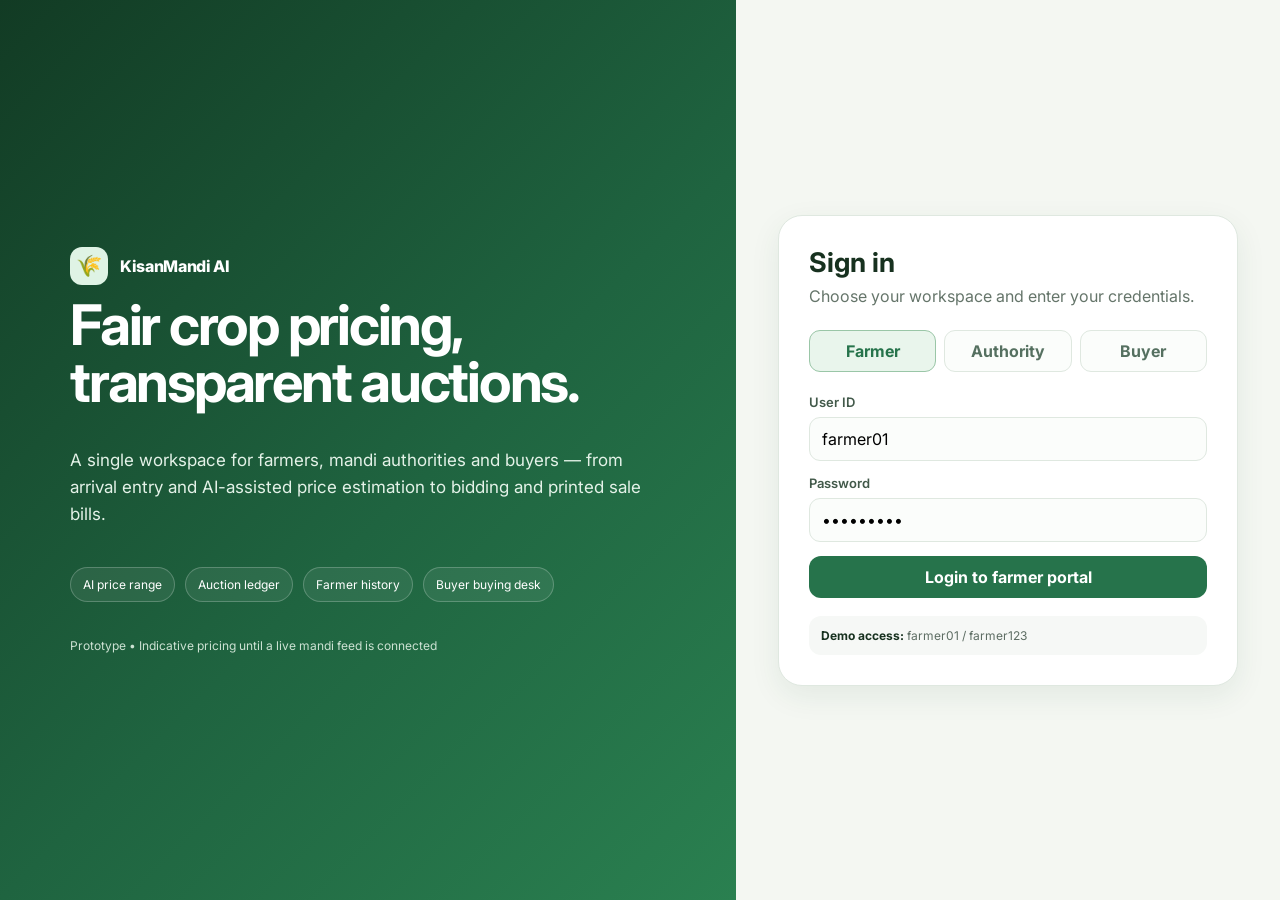
<file: index.html>
<!doctype html>
<html lang="en">
<head>
  <meta charset="UTF-8" />
  <meta name="viewport" content="width=device-width, initial-scale=1.0" />
  <title>KisanMandi AI — Crop Price & Auction</title>
  <link rel="preconnect" href="https://fonts.googleapis.com">
  <link rel="preconnect" href="https://fonts.gstatic.com" crossorigin>
  <link href="https://fonts.googleapis.com/css2?family=Inter:wght@400;500;600;700;800&display=swap" rel="stylesheet">
  <link rel="stylesheet" href="style.css" />
</head>
<body>
  <div id="app"></div>
  <script src="app.js"></script>
</body>
</html>
</file>
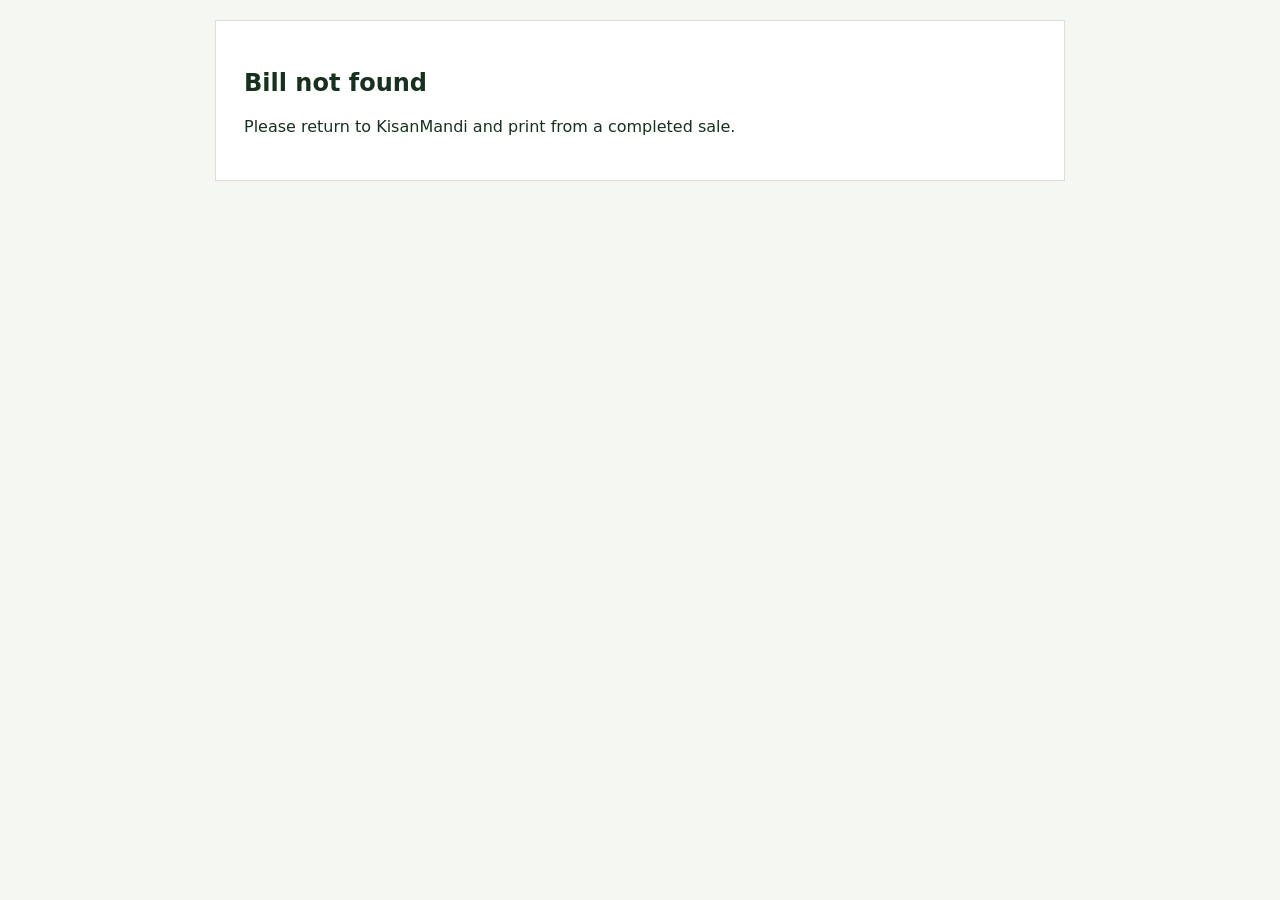
<file: bill.html>
<!doctype html><html lang="en"><head><meta charset="UTF-8"><meta name="viewport" content="width=device-width,initial-scale=1"><title>KisanMandi Sale Bill</title><link rel="stylesheet" href="style.css"></head><body><div id="bill"></div><script>
const records=JSON.parse(localStorage.getItem('kisan_records')||'[]');
const id=new URLSearchParams(location.search).get('id'); const r=records.find(x=>x.id===id);
const m=n=>'₹'+Number(n||0).toLocaleString('en-IN',{maximumFractionDigits:0});
if(!r){document.getElementById('bill').innerHTML='<div class="print-bill"><h2>Bill not found</h2><p>Please return to KisanMandi and print from a completed sale.</p></div>'}else{
const total=(r.finalPrice||0)*r.quantity;
document.getElementById('bill').innerHTML=`<div class="print-bill"><div class="bill-head"><div><div class="bill-title">KisanMandi AI</div><div style="margin-top:6px">Agricultural Sale & Auction Bill</div></div><div class="bill-meta">Bill No: ${r.id}<br>Generated: ${new Date().toLocaleString('en-IN')}<br>Status: ${r.finalPrice?'COMPLETED':'OPEN'}</div></div><div style="margin-top:22px;display:grid;grid-template-columns:1fr 1fr;gap:18px"><div><b>Farmer</b><br>${r.farmerName}<br>Farmer ID: ${r.farmerId}</div><div><b>Arrival</b><br>${new Date(r.arrival).toLocaleString('en-IN')}<br>Crop: ${r.crop}</div></div><table class="table bill-table"><thead><tr><th>Description</th><th>Qty</th><th>Quality</th><th>AI Range</th><th>Final / q</th><th>Amount</th></tr></thead><tbody><tr><td>${r.crop}</td><td>${r.quantity} q</td><td>Grade ${r.grade}<br>${r.humidity}% humidity</td><td>${m(r.prediction.low)}–${m(r.prediction.high)}</td><td>${r.finalPrice?m(r.finalPrice):'—'}</td><td>${r.finalPrice?m(total):'—'}</td></tr></tbody></table><div class="bill-total"><div class="box"><div style="display:flex;justify-content:space-between;padding:8px 0"><span>Initial bid</span><b>${m(r.initialBid)}</b></div><div style="display:flex;justify-content:space-between;padding:10px 0;border-top:1px solid #ddd;font-size:18px"><span>Total sale value</span><b>${m(total)}</b></div></div></div><div class="sign"><div>Farmer signature / acknowledgement</div><div>Authority / mandi representative</div></div><div class="footer">Indicative AI estimate is an advisory signal, not a guaranteed market quote. Verify final price against the authenticated auction/market record.</div><div class="no-print" style="margin-top:28px;display:flex;gap:10px"><button class="btn btn-primary" onclick="window.print()">Print Bill</button><button class="btn btn-secondary" onclick="window.close()">Close</button></div></div>`;
}
</script></body></html>
</file>
<file: style.css>
:root{
  --bg:#f4f7f2; --card:#fff; --ink:#17311f; --muted:#65756a; --line:#dfe8e0;
  --primary:#26734b; --primary-dark:#195b39; --soft:#e9f5ec; --gold:#c78b1a; --danger:#b64b42;
  --shadow:0 10px 30px rgba(25,74,45,.08); --radius:18px;
}
*{box-sizing:border-box} body{margin:0;font-family:Inter,system-ui,-apple-system,Segoe UI,sans-serif;background:var(--bg);color:var(--ink)}
button,input,select{font:inherit} button{cursor:pointer}.hidden{display:none!important}
.topbar{height:72px;background:#103b25;color:#fff;display:flex;align-items:center;justify-content:space-between;padding:0 28px;position:sticky;top:0;z-index:20}
.brand{display:flex;gap:12px;align-items:center;font-weight:800;letter-spacing:-.02em}.logo{width:38px;height:38px;border-radius:12px;background:#dff3e5;color:#165a35;display:grid;place-items:center;font-size:21px}
.userbar{display:flex;align-items:center;gap:14px;font-size:13px}.rolepill{padding:7px 10px;border:1px solid rgba(255,255,255,.2);border-radius:999px;background:rgba(255,255,255,.08)}
.ghost{border:1px solid rgba(255,255,255,.35);background:transparent;color:#fff;padding:8px 12px;border-radius:10px}
.shell{display:grid;grid-template-columns:250px 1fr;min-height:calc(100vh - 72px)}.sidebar{background:#fff;border-right:1px solid var(--line);padding:22px 14px}.navbtn{width:100%;text-align:left;background:transparent;border:0;padding:12px 13px;border-radius:12px;color:#486053;margin-bottom:6px}.navbtn.active,.navbtn:hover{background:var(--soft);color:var(--primary);font-weight:700}
.content{padding:28px;max-width:1450px;width:100%;margin:auto}.page-title{display:flex;justify-content:space-between;align-items:flex-start;gap:20px;margin-bottom:24px}.page-title h1{margin:0 0 6px;font-size:30px;letter-spacing:-.03em}.page-title p{margin:0;color:var(--muted)}
.grid{display:grid;gap:18px}.grid-2{grid-template-columns:repeat(2,minmax(0,1fr))}.grid-3{grid-template-columns:repeat(3,minmax(0,1fr))}.grid-4{grid-template-columns:repeat(4,minmax(0,1fr))}.card{background:var(--card);border:1px solid var(--line);border-radius:var(--radius);box-shadow:var(--shadow);padding:20px}.stat{padding:18px}.stat .label{color:var(--muted);font-size:13px}.stat .value{font-size:29px;font-weight:800;margin-top:9px}.stat .delta{font-size:12px;margin-top:7px;color:var(--primary)}
.btn{border:0;border-radius:12px;padding:11px 16px;font-weight:700}.btn-primary{background:var(--primary);color:#fff}.btn-primary:hover{background:var(--primary-dark)}.btn-secondary{background:var(--soft);color:var(--primary)}.btn-gold{background:#fff4d8;color:#845d08}.btn-danger{background:#f8e6e4;color:var(--danger)}
.field{display:flex;flex-direction:column;gap:7px}.field label{font-size:13px;font-weight:600;color:#42594a}.field input,.field select{border:1px solid var(--line);border-radius:11px;padding:11px 12px;background:#fbfdfb;outline:0}.field input:focus,.field select:focus{border-color:#78a98a;box-shadow:0 0 0 3px #e8f4eb}.formgrid{display:grid;grid-template-columns:repeat(2,minmax(0,1fr));gap:16px}
.table{width:100%;border-collapse:collapse;font-size:13px}.table th,.table td{text-align:left;padding:12px 10px;border-bottom:1px solid var(--line);white-space:nowrap}.table th{color:#587061;font-size:12px;text-transform:uppercase;letter-spacing:.06em}.badge{display:inline-flex;padding:5px 8px;border-radius:999px;font-size:11px;font-weight:800}.badge-green{background:#e7f5ea;color:#26734b}.badge-amber{background:#fff1d4;color:#8f6508}.badge-red{background:#f8e7e4;color:#ad4b43}.muted{color:var(--muted)}
.login{min-height:100vh;display:grid;grid-template-columns:1.15fr .85fr}.login-visual{padding:70px;display:flex;flex-direction:column;justify-content:center;background:linear-gradient(135deg,#123b24 0%,#1f6440 55%,#2a8050 100%);color:#fff}.login-visual h1{font-size:56px;line-height:1.03;max-width:680px;margin:12px 0 18px;letter-spacing:-.04em}.login-visual p{font-size:17px;line-height:1.6;max-width:620px;color:#e4f2e8}.leafline{display:flex;gap:10px;flex-wrap:wrap;margin-top:22px}.mini{padding:9px 12px;border:1px solid rgba(255,255,255,.22);border-radius:999px;background:rgba(255,255,255,.07);font-size:12px}.login-panel{display:flex;align-items:center;justify-content:center;padding:42px}.login-card{width:min(480px,100%);background:#fff;border:1px solid var(--line);border-radius:24px;padding:30px;box-shadow:var(--shadow)}.login-card h2{margin:0 0 7px;font-size:27px}.login-card .sub{margin:0 0 24px;color:var(--muted)}.role-tabs{display:grid;grid-template-columns:repeat(3,1fr);gap:8px;margin-bottom:22px}.role-tab{padding:10px;border:1px solid var(--line);border-radius:11px;background:#fbfdfb;color:#557060;font-weight:700}.role-tab.active{background:var(--soft);border-color:#9ac6a7;color:var(--primary)}.demo{margin-top:18px;background:#f6f8f6;padding:12px;border-radius:12px;font-size:12px;color:#5d6d63}.demo b{color:var(--ink)}
.hero{background:linear-gradient(135deg,#ffffff,#edf8ef);border:1px solid #d5e8d9}.hero h2{font-size:25px;margin:0 0 8px}.hero p{color:var(--muted);line-height:1.5}.kpi-icon{width:40px;height:40px;border-radius:12px;background:var(--soft);display:grid;place-items:center}.section-head{display:flex;justify-content:space-between;align-items:center;margin-bottom:14px}.section-head h3{margin:0;font-size:16px}.bars{display:flex;flex-direction:column;gap:11px}.barrow{display:grid;grid-template-columns:105px 1fr 85px;gap:10px;align-items:center;font-size:12px}.bar{height:9px;background:#edf1ed;border-radius:99px;overflow:hidden}.bar>span{display:block;height:100%;background:var(--primary);border-radius:99px}.notice{padding:13px 15px;border-radius:12px;background:#fff8e8;border:1px solid #eedcad;color:#755615;font-size:13px;line-height:1.5}.success{padding:13px 15px;border-radius:12px;background:#ebf7ee;border:1px solid #cbe7d2;color:#27653f;font-size:13px}.empty{text-align:center;color:var(--muted);padding:30px}
.footer{margin-top:28px;color:#789083;font-size:11px}.source-link{color:var(--primary);text-decoration:none}
.print-bill{max-width:850px;margin:20px auto;background:white;border:1px solid #ddd;padding:28px}.bill-head{display:flex;justify-content:space-between;gap:20px;border-bottom:2px solid #17311f;padding-bottom:18px}.bill-title{font-size:25px;font-weight:800}.bill-meta{text-align:right;font-size:12px;color:#627168}.bill-table{margin-top:24px}.bill-total{margin-top:20px;display:flex;justify-content:flex-end}.bill-total .box{min-width:270px}.sign{display:grid;grid-template-columns:1fr 1fr;gap:50px;margin-top:50px}.sign div{border-top:1px solid #bbb;padding-top:8px;font-size:12px;color:#67736c}
@media(max-width:1000px){.shell{grid-template-columns:1fr}.sidebar{display:flex;overflow:auto;gap:6px;border-right:0;border-bottom:1px solid var(--line)}.navbtn{width:auto;white-space:nowrap}.grid-4{grid-template-columns:repeat(2,1fr)}.login{grid-template-columns:1fr}.login-visual{padding:40px}.login-visual h1{font-size:40px}.login-panel{padding:24px}.formgrid,.grid-2,.grid-3{grid-template-columns:1fr}}
@media(max-width:600px){.content{padding:18px}.grid-4{grid-template-columns:1fr}.topbar{padding:0 16px}.userbar span{display:none}.login-visual{padding:28px}.login-visual h1{font-size:34px}.page-title{flex-direction:column}.table-wrap{overflow:auto}}
@media print{body{background:#fff}.topbar,.sidebar,.no-print{display:none!important}.content{padding:0}.print-bill{border:0;box-shadow:none;max-width:none;margin:0}}
</file>
